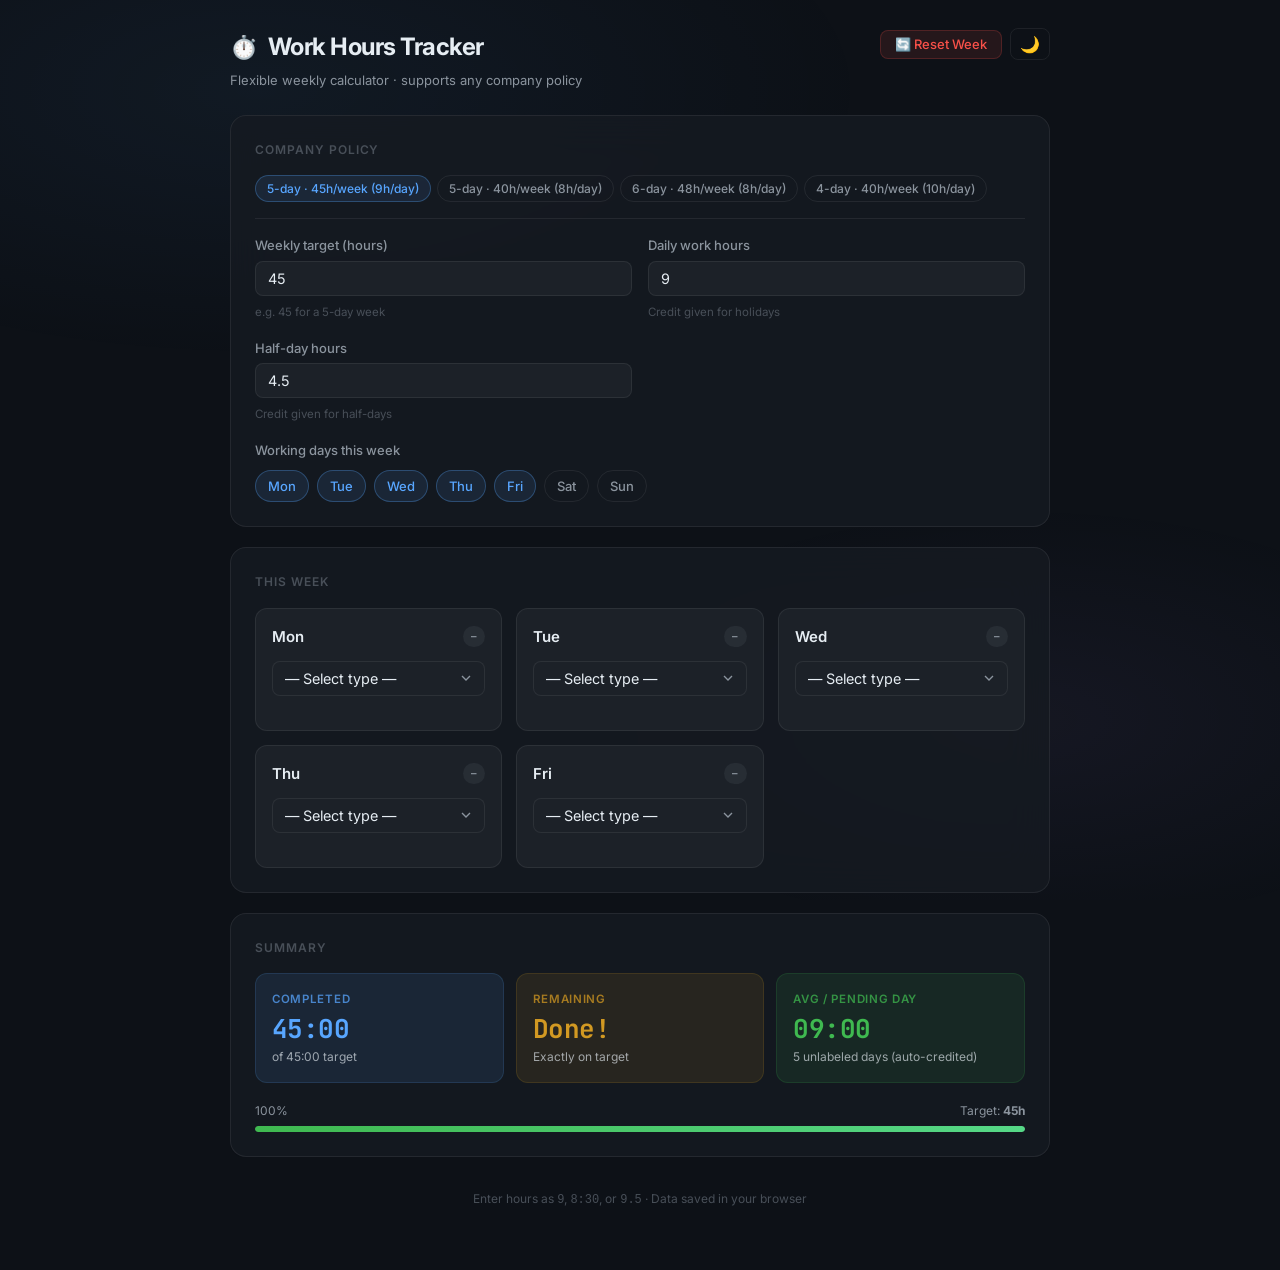
<file: index.html>
<!DOCTYPE html>
<html lang="en">
<head>
  <meta charset="utf-8" />
  <meta name="viewport" content="width=device-width, initial-scale=1" />
  <title>Work Hours Tracker — Flexible Weekly Calculator</title>
  <meta name="description" content="A configurable work-hours calculator that supports any company policy — track worked hours, holidays, half-days and get your exact logout time." />

  <!-- Preconnect for faster font load -->
  <link rel="preconnect" href="https://fonts.googleapis.com" />
  <link rel="preconnect" href="https://fonts.gstatic.com" crossorigin />

  <link rel="stylesheet" href="styles.css" />
</head>
<body>

  <div class="app-wrapper">

    <!-- ── Header ───────────────────────────────────────────── -->
    <header class="app-header">
      <div>
        <h1 class="app-title">
          <span class="app-title-icon">⏱️</span>
          Work Hours Tracker
        </h1>
        <p class="app-subtitle">Flexible weekly calculator · supports any company policy</p>
      </div>

      <div class="header-actions">
        <button id="btn-reset-week" class="btn btn-danger" title="Clear all week entries">
          🔄 Reset Week
        </button>
        <button id="btn-theme-toggle" class="btn btn-ghost btn-icon" title="Switch to light mode">
          🌙
        </button>
      </div>
    </header>

    <!-- ── Config Card ──────────────────────────────────────── -->
    <section class="card" aria-labelledby="config-title">
      <h2 class="section-title" id="config-title">Company Policy</h2>

      <!-- Preset chips -->
      <div id="preset-bar" class="preset-bar" role="group" aria-label="Policy presets"></div>

      <div class="divider"></div>

      <!-- Manual config -->
      <div class="config-panel">

        <div class="form-group">
          <label for="cfg-total-hours">Weekly target (hours)</label>
          <input id="cfg-total-hours" type="number" min="1" max="200" step="0.5"
                 aria-label="Total weekly target hours" />
          <span class="hint-text">e.g. 45 for a 5-day week</span>
        </div>

        <div class="form-group">
          <label for="cfg-daily-hours">Daily work hours</label>
          <input id="cfg-daily-hours" type="number" min="1" max="24" step="0.5"
                 aria-label="Daily work hours" />
          <span class="hint-text">Credit given for holidays</span>
        </div>

        <div class="form-group">
          <label for="cfg-half-day">Half-day hours</label>
          <input id="cfg-half-day" type="number" min="0.5" max="12" step="0.5"
                 aria-label="Half day credit hours" />
          <span class="hint-text">Credit given for half-days</span>
        </div>

        <div class="form-group config-row-full">
          <label>Working days this week</label>
          <div id="cfg-working-days" class="preset-bar" role="group" aria-label="Working days selection"
               style="gap: 8px; flex-wrap: wrap; margin-top: 4px;"></div>
          <style>
            .day-check-label {
              display: inline-flex;
              align-items: center;
              gap: 5px;
              font-size: 0.8125rem;
              font-weight: 500;
              color: var(--text-secondary);
              cursor: pointer;
              padding: 5px 12px;
              border: 1px solid var(--border-subtle);
              border-radius: 100px;
              transition: all var(--transition, 0.18s ease);
              user-select: none;
            }
            .day-check-label input[type="checkbox"] { display: none; }
            .day-check-label:has(input:checked) {
              background: var(--accent-blue-bg);
              color: var(--accent-blue);
              border-color: rgba(88,166,255,0.3);
            }
            .day-check-label:hover { background: var(--bg-hover); color: var(--text-primary); }
          </style>
        </div>

      </div>
    </section>

    <!-- ── Days Grid ─────────────────────────────────────────── -->
    <section class="card" aria-labelledby="days-title">
      <h2 class="section-title" id="days-title">This Week</h2>
      <div id="days-grid" class="days-grid"></div>
    </section>

    <!-- ── Summary ──────────────────────────────────────────── -->
    <section class="card" aria-labelledby="summary-title">
      <h2 class="section-title" id="summary-title">Summary</h2>

      <div class="summary-grid">

        <!-- Completed -->
        <div class="summary-card summary-card-blue">
          <div class="summary-label">Completed</div>
          <div id="stat-completed" class="summary-value">0h</div>
          <div id="stat-completed-sub" class="summary-sub">of 0h target</div>
        </div>

        <!-- Remaining -->
        <div class="summary-card summary-card-amber">
          <div class="summary-label">Remaining</div>
          <div id="stat-remaining" class="summary-value">—</div>
          <div id="stat-remaining-sub" class="summary-sub">still to go</div>
        </div>

        <!-- Required avg -->
        <div class="summary-card summary-card-green">
          <div class="summary-label">Avg / Pending Day</div>
          <div id="stat-avg" class="summary-value">—</div>
          <div id="stat-avg-sub" class="summary-sub">–</div>
        </div>

      </div>

      <!-- Progress bar -->
      <div class="progress-wrap">
        <div class="progress-labels">
          <span id="progress-pct">0%</span>
          <span>Target: <strong id="progress-target">—</strong></span>
        </div>
        <div class="progress-track">
          <div id="progress-fill" class="progress-fill" style="width: 0%;" role="progressbar"
               aria-valuemin="0" aria-valuemax="100" aria-valuenow="0"></div>
        </div>
      </div>

      <!-- Logout time banner (shown only when in-progress day exists) -->
      <div id="logout-banner" class="logout-banner" role="status" aria-live="polite">
        <div id="logout-icon" class="logout-banner-icon">🕐</div>
        <div class="logout-banner-text">
          <div id="logout-label" class="label">Logout Time</div>
          <div id="logout-time" class="logout-banner-time">—</div>
          <div id="logout-sub" class="logout-banner-sub">—</div>
        </div>
      </div>

    </section>

    <!-- ── Footer ────────────────────────────────────────────── -->
    <footer class="app-footer">
      Enter hours as <code>9</code>, <code>8:30</code>, or <code>9.5</code> · Data saved in your browser
    </footer>

  </div><!-- /app-wrapper -->

  <!-- ES Module entry point -->
  <script type="module">
    import { init } from "./ui.js";
    init();
  </script>

</body>
</html>
</file>
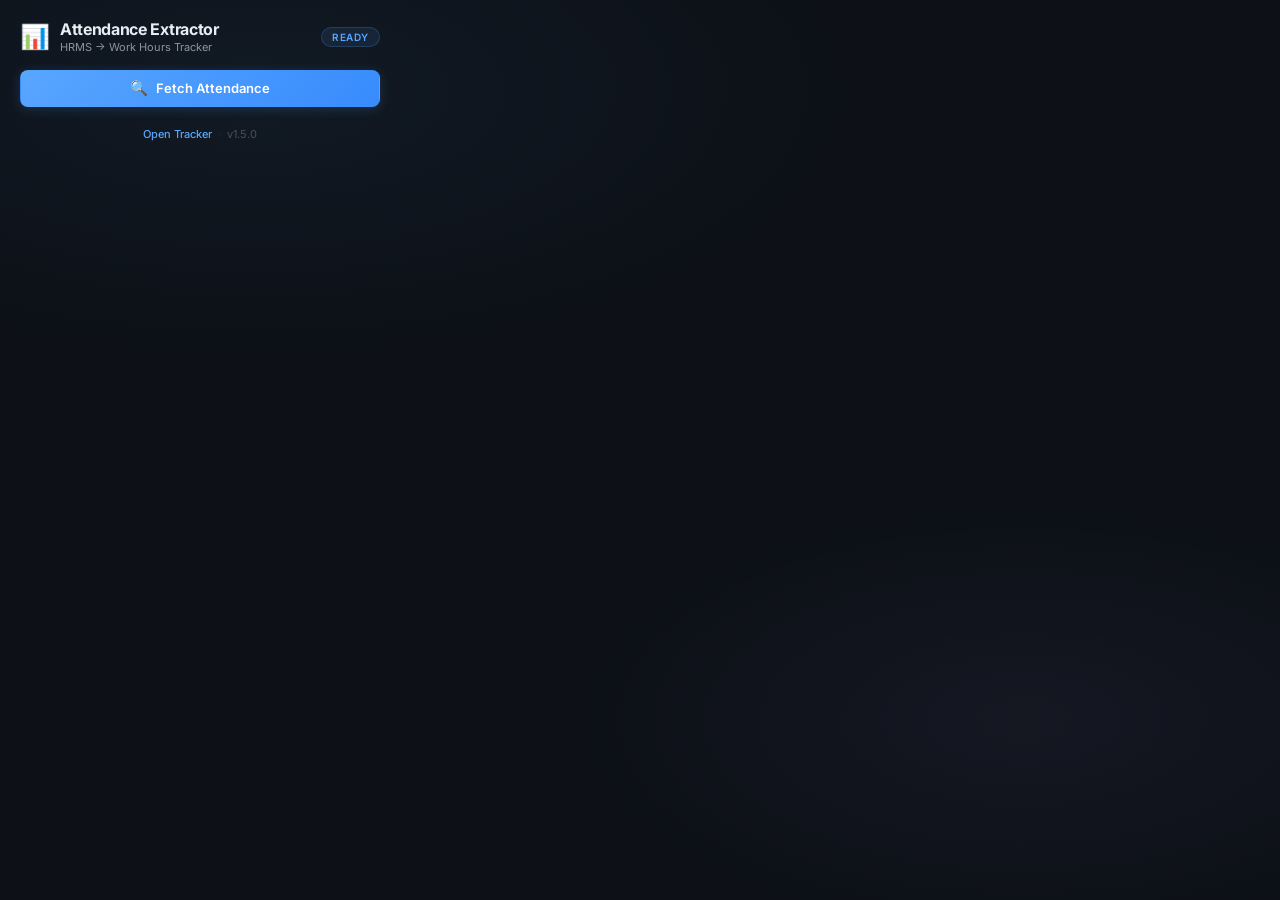
<file: attendance-extension/popup.html>
<!DOCTYPE html>
<html lang="en">
<head>
  <meta charset="utf-8" />
  <meta name="viewport" content="width=device-width, initial-scale=1" />
  <title>HRMS Attendance Extractor</title>
  <link rel="stylesheet" href="styles.css" />
</head>
<body>

  <div class="popup-wrapper">

    <!-- ── Header ───────────────────────────────────────────── -->
    <header class="popup-header">
      <div class="popup-title">
        <span class="popup-icon">📊</span>
        <div>
          <h1>Attendance Extractor</h1>
          <p class="popup-subtitle">HRMS → Work Hours Tracker</p>
        </div>
      </div>
      <div class="header-badge" id="status-badge">Ready</div>
    </header>

    <!-- ── Action Buttons ───────────────────────────────────── -->
    <div class="action-bar">
      <button id="btn-fetch" class="btn btn-primary btn-full">
        <span class="btn-icon-left">🔍</span>
        Fetch Attendance
      </button>
    </div>

    <!-- ── Status Message ───────────────────────────────────── -->
    <div id="status-area" class="status-area hidden">
      <div id="status-icon" class="status-icon">⏳</div>
      <div id="status-text" class="status-text">Extracting data...</div>
    </div>

    <!-- ── Month Boundary Notice ────────────────────────────── -->
    <div id="month-notice" class="month-notice hidden">
      <span class="month-notice-icon">📅</span>
      <span id="month-notice-text" class="month-notice-text"></span>
    </div>

    <!-- ── Data Preview ─────────────────────────────────────── -->
    <div id="preview-section" class="preview-section hidden">
      <div class="preview-header">
        <h2 class="section-label">Extracted Data</h2>
        <span id="week-indicator" class="week-indicator"></span>
      </div>

      <div id="days-preview" class="days-preview"></div>

      <!-- Missing days -->
      <div id="missing-days" class="missing-days hidden">
        <span class="missing-icon">⚠️</span>
        <span id="missing-text" class="missing-text"></span>
      </div>

      <!-- Meta info -->
      <div id="meta-info" class="meta-info hidden">
        <span id="meta-text" class="meta-text"></span>
      </div>
    </div>

    <!-- ── Weekly Summary ───────────────────────────────────── -->
    <div id="summary-section" class="summary-section hidden">
      <div class="section-label">Weekly Summary</div>

      <div class="summary-grid">
        <div class="summary-stat">
          <div class="summary-stat-label">Worked</div>
          <div id="summary-worked" class="summary-stat-value worked">00:00</div>
        </div>
        <div class="summary-stat">
          <div class="summary-stat-label">Required</div>
          <div id="summary-required" class="summary-stat-value required">00:00</div>
        </div>
        <div class="summary-stat">
          <div class="summary-stat-label">Remaining</div>
          <div id="summary-remaining" class="summary-stat-value remaining">00:00</div>
        </div>
        <div class="summary-stat">
          <div class="summary-stat-label">Days</div>
          <div id="summary-days" class="summary-stat-value days">0/0</div>
        </div>
      </div>

      <div class="summary-progress">
        <div class="summary-progress-labels">
          <span id="summary-pct" class="summary-pct">0%</span>
          <span class="summary-pct-target">Target</span>
        </div>
        <div class="summary-progress-track">
          <div id="summary-bar-fill" class="summary-bar-fill" style="width: 0%;"></div>
        </div>
      </div>
    </div>

    <!-- ── Today's Logout Time ──────────────────────────────── -->
    <div id="logout-section" class="logout-section hidden">
      <div class="logout-card">
        <div class="logout-card-header">
          <span class="logout-card-icon" id="logout-icon">🕐</span>
          <div class="logout-card-label" id="logout-label">Today's Logout</div>
        </div>
        <div class="logout-card-time" id="logout-time">--:--</div>
        <div class="logout-card-detail" id="logout-detail">
          <span class="logout-meta" id="logout-login-info">Login: --:--</span>
          <span class="logout-separator">·</span>
          <span class="logout-meta" id="logout-remaining-info">Remaining: --:--</span>
        </div>
      </div>
    </div>

    <!-- ── Pending Leave/ATR ──────────────────────────────────── -->
    <div id="pending-section" class="pending-section hidden">
      <div class="pending-header">
        <div class="section-label">⏳ Pending Leave/ATR</div>
        <span id="pending-count" class="pending-count"></span>
      </div>
      <div id="pending-list" class="pending-list"></div>
    </div>

    <!-- ── Month-End Analysis ─────────────────────────────────── -->
    <div id="month-analysis-section" class="month-analysis-section hidden">
      <div class="month-analysis-header">
        <div class="section-label">📊 Month-End Summary</div>
        <span id="month-analysis-label" class="month-analysis-label"></span>
      </div>
      <div id="month-weeks" class="month-weeks"></div>
    </div>

    <!-- ── Action Buttons (after data) ──────────────────────── -->
    <div id="post-actions" class="action-bar post-actions hidden">
      <button id="btn-send" class="btn btn-accent btn-full">
        <span class="btn-icon-left">🚀</span>
        Send to Tracker
      </button>
      <div class="action-row">
        <button id="btn-copy" class="btn btn-ghost btn-half">
          <span class="btn-icon-left">📋</span>
          Copy JSON
        </button>
        <button id="btn-clear" class="btn btn-ghost-danger btn-half">
          <span class="btn-icon-left">🗑️</span>
          Clear
        </button>
      </div>
    </div>

    <!-- ── Send Result ──────────────────────────────────────── -->
    <div id="send-result" class="send-result hidden">
      <div id="send-icon" class="send-icon">✅</div>
      <div id="send-text" class="send-text">Data sent successfully!</div>
    </div>

    <!-- ── Footer ───────────────────────────────────────────── -->
    <footer class="popup-footer">
      <a href="https://wht.crypticani.dev" target="_blank" rel="noopener">Open Tracker</a>
      <span class="footer-dot">·</span>
      <span>v1.5.0</span>
    </footer>

  </div>

  <script src="popup.js"></script>
</body>
</html>
</file>
<file: styles.css>
/* ============================================================
   styles.css — Work Hours Tracker
   Dark-mode glassmorphism design system
   ============================================================ */

/* ── Fonts ────────────────────────────────────────────────── */
@import url('https://fonts.googleapis.com/css2?family=Inter:wght@300;400;500;600;700&family=JetBrains+Mono:wght@400;500&display=swap');

/* ── Design Tokens ───────────────────────────────────────── */
:root {
  /* Colors */
  --bg-base:        #0d1117;
  --bg-surface:     #161b22;
  --bg-elevated:    #1c2128;
  --bg-hover:       #21262d;

  --border-subtle:  rgba(255,255,255,0.07);
  --border-active:  rgba(99,179,237,0.4);

  --text-primary:   #e6edf3;
  --text-secondary: #8b949e;
  --text-muted:     #484f58;

  /* Accent palette */
  --accent-blue:    #58a6ff;
  --accent-blue-bg: rgba(88,166,255,0.1);

  --accent-green:    #3fb950;
  --accent-green-bg: rgba(63,185,80,0.1);

  --accent-amber:    #d29922;
  --accent-amber-bg: rgba(210,153,34,0.1);

  --accent-purple:    #bc8cff;
  --accent-purple-bg: rgba(188,140,255,0.1);

  --accent-red:    #f85149;
  --accent-red-bg: rgba(248,81,73,0.1);

  --accent-teal:    #2dd4bf;
  --accent-teal-bg: rgba(45,212,191,0.1);

  --accent-gray-bg: rgba(139,148,158,0.1);

  /* Glass */
  --glass-bg:  rgba(22,27,34,0.85);
  --glass-blur: blur(20px);

  /* Spacing */
  --radius-sm: 8px;
  --radius-md: 12px;
  --radius-lg: 16px;
  --radius-xl: 20px;

  /* Transitions */
  --transition: 0.18s ease;
}

/* Light mode override */
body.light-mode {
  --bg-base:        #f0f4f8;
  --bg-surface:     #ffffff;
  --bg-elevated:    #f7f9fc;
  --bg-hover:       #eef2f7;

  --border-subtle:  rgba(0,0,0,0.08);
  --border-active:  rgba(37,99,235,0.4);

  --text-primary:   #1a202c;
  --text-secondary: #4a5568;
  --text-muted:     #a0aec0;

  --accent-blue:    #2563eb;
  --accent-blue-bg: rgba(37,99,235,0.08);

  --accent-green:    #16a34a;
  --accent-green-bg: rgba(22,163,74,0.08);

  --accent-amber:    #d97706;
  --accent-amber-bg: rgba(217,119,6,0.08);

  --accent-purple:    #7c3aed;
  --accent-purple-bg: rgba(124,58,237,0.08);

  --accent-red:    #dc2626;
  --accent-red-bg: rgba(220,38,38,0.08);

  --accent-teal:    #0d9488;
  --accent-teal-bg: rgba(13,148,136,0.08);

  --glass-bg: rgba(255,255,255,0.9);
}

/* ── Reset & Base ────────────────────────────────────────── */
*, *::before, *::after { box-sizing: border-box; margin: 0; padding: 0; }

html { font-size: 16px; scroll-behavior: smooth; }

body {
  font-family: 'Inter', system-ui, sans-serif;
  background-color: var(--bg-base);
  color: var(--text-primary);
  min-height: 100vh;
  line-height: 1.6;
  -webkit-font-smoothing: antialiased;
}

/* Subtle animated gradient background */
body::before {
  content: '';
  position: fixed;
  inset: 0;
  background:
    radial-gradient(ellipse 80% 50% at 20% 10%, rgba(88,166,255,0.06) 0%, transparent 60%),
    radial-gradient(ellipse 60% 40% at 80% 80%, rgba(188,140,255,0.05) 0%, transparent 60%);
  pointer-events: none;
  z-index: 0;
}

/* ── Layout ──────────────────────────────────────────────── */
.app-wrapper {
  position: relative;
  z-index: 1;
  max-width: 860px;
  margin: 0 auto;
  padding: 28px 20px 60px;
}

/* ── Glass Card ──────────────────────────────────────────── */
.card {
  background: var(--glass-bg);
  backdrop-filter: var(--glass-blur);
  -webkit-backdrop-filter: var(--glass-blur);
  border: 1px solid var(--border-subtle);
  border-radius: var(--radius-lg);
  padding: 24px;
  margin-bottom: 20px;
  transition: border-color var(--transition);
}
.card:hover { border-color: rgba(255,255,255,0.12); }

/* ── Header ──────────────────────────────────────────────── */
.app-header {
  display: flex;
  align-items: flex-start;
  justify-content: space-between;
  gap: 16px;
  margin-bottom: 24px;
  flex-wrap: wrap;
}

.app-title {
  font-size: 1.5rem;
  font-weight: 700;
  letter-spacing: -0.02em;
  color: var(--text-primary);
  display: flex;
  align-items: center;
  gap: 10px;
}

.app-title-icon {
  font-size: 1.4rem;
  line-height: 1;
}

.app-subtitle {
  font-size: 0.8125rem;
  color: var(--text-secondary);
  margin-top: 4px;
}

.header-actions {
  display: flex;
  gap: 8px;
  align-items: center;
}

/* ── Buttons ─────────────────────────────────────────────── */
.btn {
  display: inline-flex;
  align-items: center;
  gap: 6px;
  font-family: inherit;
  font-size: 0.8125rem;
  font-weight: 500;
  padding: 7px 14px;
  border-radius: var(--radius-sm);
  border: 1px solid transparent;
  cursor: pointer;
  transition: all var(--transition);
  white-space: nowrap;
  line-height: 1;
}

.btn-ghost {
  background: transparent;
  color: var(--text-secondary);
  border-color: var(--border-subtle);
}
.btn-ghost:hover {
  background: var(--bg-hover);
  color: var(--text-primary);
  border-color: rgba(255,255,255,0.12);
}

.btn-primary {
  background: var(--accent-blue);
  color: #fff;
  border-color: transparent;
}
.btn-primary:hover { opacity: 0.88; }

.btn-danger {
  background: var(--accent-red-bg);
  color: var(--accent-red);
  border-color: rgba(248,81,73,0.2);
}
.btn-danger:hover { background: rgba(248,81,73,0.18); }

.btn-icon {
  font-size: 1rem;
  padding: 7px 9px;
}

/* ── Section Titles ──────────────────────────────────────── */
.section-title {
  font-size: 0.75rem;
  font-weight: 600;
  text-transform: uppercase;
  letter-spacing: 0.08em;
  color: var(--text-muted);
  margin-bottom: 16px;
}

/* ── Config Panel ────────────────────────────────────────── */
.config-panel {
  display: grid;
  grid-template-columns: 1fr 1fr;
  gap: 16px;
  align-items: end;
}

@media (max-width: 600px) {
  .config-panel { grid-template-columns: 1fr; }
}

.config-row-full { grid-column: 1 / -1; }

.config-actions {
  display: flex;
  gap: 8px;
  justify-content: flex-end;
  flex-wrap: wrap;
}

/* Preset selector bar */
.preset-bar {
  display: flex;
  gap: 6px;
  flex-wrap: wrap;
}

.preset-chip {
  font-family: inherit;
  font-size: 0.75rem;
  font-weight: 500;
  padding: 5px 11px;
  border-radius: 100px;
  border: 1px solid var(--border-subtle);
  background: transparent;
  color: var(--text-secondary);
  cursor: pointer;
  transition: all var(--transition);
}
.preset-chip:hover {
  background: var(--bg-hover);
  color: var(--text-primary);
}
.preset-chip.active {
  background: var(--accent-blue-bg);
  color: var(--accent-blue);
  border-color: rgba(88,166,255,0.3);
}

/* ── Form Elements ───────────────────────────────────────── */
.form-group { display: flex; flex-direction: column; gap: 5px; }

label {
  font-size: 0.8125rem;
  font-weight: 500;
  color: var(--text-secondary);
}

input[type="number"],
input[type="text"],
input[type="time"],
select {
  font-family: inherit;
  font-size: 0.9rem;
  background: var(--bg-elevated);
  color: var(--text-primary);
  border: 1px solid var(--border-subtle);
  border-radius: var(--radius-sm);
  padding: 8px 12px;
  width: 100%;
  outline: none;
  transition: border-color var(--transition), box-shadow var(--transition);
  appearance: none;
  -webkit-appearance: none;
}

input[type="number"]:focus,
input[type="text"]:focus,
input[type="time"]:focus,
select:focus {
  border-color: var(--border-active);
  box-shadow: 0 0 0 3px rgba(88,166,255,0.12);
}

input::placeholder { color: var(--text-muted); }

select {
  background-image: url("data:image/svg+xml,%3Csvg xmlns='http://www.w3.org/2000/svg' width='16' height='16' viewBox='0 0 24 24' fill='none' stroke='%238b949e' stroke-width='2'%3E%3Cpath d='M6 9l6 6 6-6'/%3E%3C/svg%3E");
  background-repeat: no-repeat;
  background-position: right 10px center;
  padding-right: 36px;
  cursor: pointer;
}

/* Light mode overrides for selects */
body.light-mode select {
  background-image: url("data:image/svg+xml,%3Csvg xmlns='http://www.w3.org/2000/svg' width='16' height='16' viewBox='0 0 24 24' fill='none' stroke='%234a5568' stroke-width='2'%3E%3Cpath d='M6 9l6 6 6-6'/%3E%3C/svg%3E");
}

.hint-text {
  font-size: 0.72rem;
  color: var(--text-muted);
  margin-top: 2px;
}

/* ── Day Grid ────────────────────────────────────────────── */
.days-grid {
  display: grid;
  grid-template-columns: repeat(auto-fill, minmax(220px, 1fr));
  gap: 14px;
}

/* ── Day Card ────────────────────────────────────────────── */
.day-card {
  background: var(--bg-elevated);
  border: 1px solid var(--border-subtle);
  border-radius: var(--radius-md);
  padding: 16px;
  transition: border-color var(--transition), box-shadow var(--transition);
  position: relative;
  overflow: hidden;
}

.day-card::before {
  content: '';
  position: absolute;
  top: 0; left: 0; right: 0;
  height: 3px;
  background: var(--day-accent, transparent);
  transition: background var(--transition);
}

/* Status accent colors */
.day-card[data-type="worked"]      { --day-accent: var(--accent-green); }
.day-card[data-type="wfh"]         { --day-accent: var(--accent-teal);  }
.day-card[data-type="holiday"]     { --day-accent: var(--accent-blue);  }
.day-card[data-type="half-day"]    { --day-accent: var(--accent-amber); }
.day-card[data-type="in-progress"] { --day-accent: var(--accent-purple); }

.day-card:hover {
  border-color: rgba(255,255,255,0.12);
  box-shadow: 0 4px 24px rgba(0,0,0,0.2);
}

.day-card-header {
  display: flex;
  align-items: center;
  justify-content: space-between;
  margin-bottom: 12px;
}

.day-name {
  font-size: 0.9375rem;
  font-weight: 600;
  color: var(--text-primary);
}

.day-status-badge {
  font-size: 0.6875rem;
  font-weight: 600;
  padding: 2px 8px;
  border-radius: 100px;
  letter-spacing: 0.04em;
  text-transform: uppercase;
}

/* Badge variants */
.badge-worked    { background: var(--accent-green-bg);  color: var(--accent-green);  }
.badge-wfh       { background: var(--accent-teal-bg);   color: var(--accent-teal);   }
.badge-holiday   { background: var(--accent-blue-bg);   color: var(--accent-blue);   }
.badge-half-day  { background: var(--accent-amber-bg);  color: var(--accent-amber);  }
.badge-in-progress { background: var(--accent-purple-bg); color: var(--accent-purple); }
.badge-empty     { background: var(--accent-gray-bg);   color: var(--text-secondary); }

/* Type select inside card */
.day-type-select {
  margin-bottom: 10px;
}

/* Conditional input area */
.day-extra {
  display: flex;
  flex-direction: column;
  gap: 6px;
  animation: fadeIn 0.15s ease;
}

@keyframes fadeIn {
  from { opacity: 0; transform: translateY(-4px); }
  to   { opacity: 1; transform: translateY(0); }
}

/* Mono font for time inputs */
.time-input {
  font-family: 'JetBrains Mono', monospace;
  font-size: 0.875rem;
  letter-spacing: 0.04em;
}

/* Warning inline */
.day-warning {
  font-size: 0.72rem;
  color: var(--accent-amber);
  margin-top: 4px;
  display: flex;
  align-items: center;
  gap: 4px;
}

/* Credit display */
.day-credit {
  font-size: 0.75rem;
  color: var(--text-secondary);
  margin-top: 8px;
  font-family: 'JetBrains Mono', monospace;
}

/* ── Summary Panel ───────────────────────────────────────── */
.summary-grid {
  display: grid;
  grid-template-columns: repeat(auto-fit, minmax(160px, 1fr));
  gap: 12px;
}

.summary-card {
  padding: 16px;
  border-radius: var(--radius-md);
  border: 1px solid transparent;
  transition: all var(--transition);
}

.summary-card-blue   { background: var(--accent-blue-bg);   border-color: rgba(88,166,255,0.15);  }
.summary-card-green  { background: var(--accent-green-bg);  border-color: rgba(63,185,80,0.15);   }
.summary-card-amber  { background: var(--accent-amber-bg);  border-color: rgba(210,153,34,0.15);  }
.summary-card-purple { background: var(--accent-purple-bg); border-color: rgba(188,140,255,0.15); }
.summary-card-red    { background: var(--accent-red-bg);    border-color: rgba(248,81,73,0.15);   }

.summary-label {
  font-size: 0.71875rem;
  font-weight: 600;
  text-transform: uppercase;
  letter-spacing: 0.06em;
  opacity: 0.75;
  margin-bottom: 6px;
}

.summary-card-blue   .summary-label { color: var(--accent-blue);   }
.summary-card-green  .summary-label { color: var(--accent-green);  }
.summary-card-amber  .summary-label { color: var(--accent-amber);  }
.summary-card-purple .summary-label { color: var(--accent-purple); }
.summary-card-red    .summary-label { color: var(--accent-red);    }

.summary-value {
  font-size: 1.625rem;
  font-weight: 700;
  font-family: 'JetBrains Mono', monospace;
  letter-spacing: -0.02em;
  line-height: 1.15;
}

.summary-card-blue   .summary-value { color: var(--accent-blue);   }
.summary-card-green  .summary-value { color: var(--accent-green);  }
.summary-card-amber  .summary-value { color: var(--accent-amber);  }
.summary-card-purple .summary-value { color: var(--accent-purple); }
.summary-card-red    .summary-value { color: var(--accent-red);    }

.summary-sub {
  font-size: 0.75rem;
  margin-top: 3px;
  opacity: 0.65;
}

/* ── Logout Time Banner ──────────────────────────────────── */
.logout-banner {
  display: none;
  align-items: center;
  gap: 14px;
  padding: 16px 20px;
  border-radius: var(--radius-md);
  background: linear-gradient(135deg, rgba(188,140,255,0.12), rgba(88,166,255,0.08));
  border: 1px solid rgba(188,140,255,0.25);
  margin-top: 16px;
  animation: fadeIn 0.2s ease;
}

.logout-banner.visible { display: flex; }

.logout-banner-icon { font-size: 1.5rem; }

.logout-banner-text .label {
  font-size: 0.75rem;
  font-weight: 600;
  text-transform: uppercase;
  letter-spacing: 0.06em;
  color: var(--accent-purple);
  margin-bottom: 2px;
}

.logout-banner-time {
  font-size: 1.75rem;
  font-weight: 700;
  font-family: 'JetBrains Mono', monospace;
  color: var(--text-primary);
  letter-spacing: 0.04em;
}

.logout-banner-sub {
  font-size: 0.78125rem;
  color: var(--text-secondary);
  margin-top: 2px;
}

/* Already-done variant */
.logout-banner.done {
  background: linear-gradient(135deg, rgba(63,185,80,0.1), rgba(63,185,80,0.05));
  border-color: rgba(63,185,80,0.25);
}
.logout-banner.done .label { color: var(--accent-green); }
.logout-banner.done .logout-banner-time { color: var(--accent-green); font-size: 1.125rem; }

/* ── Progress Bar ────────────────────────────────────────── */
.progress-wrap {
  margin-top: 18px;
}

.progress-labels {
  display: flex;
  justify-content: space-between;
  font-size: 0.75rem;
  color: var(--text-secondary);
  margin-bottom: 6px;
}

.progress-track {
  height: 6px;
  border-radius: 100px;
  background: var(--bg-hover);
  overflow: hidden;
}

.progress-fill {
  height: 100%;
  border-radius: 100px;
  background: linear-gradient(90deg, var(--accent-blue), var(--accent-purple));
  transition: width 0.4s cubic-bezier(0.34, 1.56, 0.64, 1);
  min-width: 4px;
}

.progress-fill.complete {
  background: linear-gradient(90deg, var(--accent-green), #56d887);
}

/* ── Tooltip / Info ──────────────────────────────────────── */
.info-text {
  font-size: 0.78125rem;
  color: var(--text-secondary);
  padding: 10px 14px;
  border-radius: var(--radius-sm);
  background: var(--bg-elevated);
  border: 1px solid var(--border-subtle);
  margin-top: 12px;
}

/* ── Footer ──────────────────────────────────────────────── */
.app-footer {
  text-align: center;
  font-size: 0.75rem;
  color: var(--text-muted);
  margin-top: 32px;
}

/* ── Extension Install Banner ────────────────────────────── */
.ext-banner {
  margin-bottom: 20px;
  border-radius: var(--radius-lg);
  border: 1px solid rgba(188,140,255,0.2);
  background: linear-gradient(135deg, rgba(188,140,255,0.08), rgba(88,166,255,0.06));
  backdrop-filter: var(--glass-blur);
  -webkit-backdrop-filter: var(--glass-blur);
  overflow: hidden;
  opacity: 0;
  transform: translateY(-12px);
  max-height: 0;
  transition: opacity 0.4s ease, transform 0.4s ease, max-height 0.4s ease, margin 0.4s ease, padding 0.4s ease;
}

.ext-banner.visible {
  opacity: 1;
  transform: translateY(0);
  max-height: 200px;
}

.ext-banner.dismissing {
  opacity: 0;
  transform: translateY(-12px);
  max-height: 0;
  margin-bottom: 0;
}

.ext-banner-content {
  display: flex;
  align-items: center;
  gap: 14px;
  padding: 14px 18px;
}

.ext-banner-icon {
  font-size: 1.5rem;
  line-height: 1;
  flex-shrink: 0;
}

.ext-banner-text {
  flex: 1;
  min-width: 0;
}

.ext-banner-title {
  display: block;
  font-size: 0.875rem;
  font-weight: 600;
  color: var(--text-primary);
  line-height: 1.3;
}

.ext-banner-desc {
  display: block;
  font-size: 0.75rem;
  color: var(--text-secondary);
  margin-top: 2px;
  line-height: 1.4;
}

.ext-banner-actions {
  display: flex;
  align-items: center;
  gap: 8px;
  flex-shrink: 0;
}

.btn-ext-install {
  background: linear-gradient(135deg, var(--accent-purple), #9b6dff);
  color: #fff;
  font-size: 0.78125rem;
  font-weight: 600;
  padding: 7px 16px;
  border-radius: var(--radius-sm);
  border: none;
  text-decoration: none;
  white-space: nowrap;
  transition: all var(--transition);
  box-shadow: 0 2px 10px rgba(188,140,255,0.2);
  cursor: pointer;
}

.btn-ext-install:hover {
  box-shadow: 0 4px 18px rgba(188,140,255,0.35);
  opacity: 0.92;
}

.btn-ext-dismiss {
  background: transparent;
  border: 1px solid var(--border-subtle);
  color: var(--text-muted);
  font-size: 0.875rem;
  width: 28px;
  height: 28px;
  display: flex;
  align-items: center;
  justify-content: center;
  border-radius: 50%;
  cursor: pointer;
  transition: all var(--transition);
  padding: 0;
  line-height: 1;
}

.btn-ext-dismiss:hover {
  background: var(--bg-hover);
  color: var(--text-primary);
  border-color: rgba(255,255,255,0.15);
}

/* ── Extension Connected Badge ──────────────────────────── */
.ext-badge {
  display: inline-flex;
  align-items: center;
  gap: 6px;
  padding: 5px 12px;
  border-radius: 100px;
  background: var(--accent-green-bg);
  border: 1px solid rgba(63,185,80,0.2);
  font-size: 0.71875rem;
  font-weight: 500;
  color: var(--accent-green);
  opacity: 0;
  transform: scale(0.9);
  transition: opacity 0.3s ease, transform 0.3s ease;
  white-space: nowrap;
  cursor: default;
}

.ext-badge.visible {
  opacity: 1;
  transform: scale(1);
}

.ext-badge-dot {
  width: 6px;
  height: 6px;
  border-radius: 50%;
  background: var(--accent-green);
  animation: ext-pulse 2s ease-in-out infinite;
  flex-shrink: 0;
}

@keyframes ext-pulse {
  0%, 100% { opacity: 1; box-shadow: 0 0 0 0 rgba(63,185,80,0.4); }
  50%      { opacity: 0.7; box-shadow: 0 0 0 4px rgba(63,185,80,0); }
}

.ext-badge-text {
  letter-spacing: 0.02em;
}

/* ── Divider ─────────────────────────────────────────────── */
.divider {
  height: 1px;
  background: var(--border-subtle);
  margin: 16px 0;
}

/* ── Responsive tweaks ───────────────────────────────────── */
@media (max-width: 480px) {
  .app-header { flex-direction: column; }
  .summary-value { font-size: 1.375rem; }
  .logout-banner-time { font-size: 1.375rem; }

  .ext-banner-content {
    flex-wrap: wrap;
    gap: 10px;
  }

  .ext-banner-actions {
    width: 100%;
    justify-content: flex-end;
  }

  .ext-badge { font-size: 0.625rem; padding: 4px 10px; }
}
</file>
<file: attendance-extension/styles.css>
/* ============================================================
   styles.css — Attendance Extension Popup
   Dark glassmorphism matching the Work Hours Tracker aesthetic
   ============================================================ */

@import url('https://fonts.googleapis.com/css2?family=Inter:wght@300;400;500;600;700&family=JetBrains+Mono:wght@400;500&display=swap');

:root {
  --bg-base: #0d1117; --bg-surface: #161b22; --bg-elevated: #1c2128; --bg-hover: #21262d;
  --border-subtle: rgba(255,255,255,0.07); --border-active: rgba(99,179,237,0.4);
  --text-primary: #e6edf3; --text-secondary: #8b949e; --text-muted: #484f58;
  --accent-blue: #58a6ff; --accent-blue-bg: rgba(88,166,255,0.1);
  --accent-green: #3fb950; --accent-green-bg: rgba(63,185,80,0.1);
  --accent-amber: #d29922; --accent-amber-bg: rgba(210,153,34,0.1);
  --accent-purple: #bc8cff; --accent-purple-bg: rgba(188,140,255,0.1);
  --accent-red: #f85149; --accent-red-bg: rgba(248,81,73,0.1);
  --accent-teal: #2dd4bf; --accent-teal-bg: rgba(45,212,191,0.1);
  --radius-sm: 8px; --radius-md: 12px; --radius-lg: 16px;
  --transition: 0.18s ease;
}

*, *::before, *::after { box-sizing: border-box; margin: 0; padding: 0; }

body {
  font-family: 'Inter', system-ui, sans-serif;
  background: var(--bg-base); color: var(--text-primary);
  width: 400px; min-height: 200px; overflow-x: hidden;
  -webkit-font-smoothing: antialiased;
}

body::before {
  content: ''; position: fixed; inset: 0; pointer-events: none; z-index: 0;
  background: radial-gradient(ellipse 80% 50% at 20% 10%, rgba(88,166,255,0.06) 0%, transparent 60%),
              radial-gradient(ellipse 60% 40% at 80% 80%, rgba(188,140,255,0.05) 0%, transparent 60%);
}

.popup-wrapper { position: relative; z-index: 1; padding: 20px; display: flex; flex-direction: column; gap: 16px; }

/* ── Header ───────────────────────────────────────────────── */
.popup-header { display: flex; align-items: center; justify-content: space-between; gap: 12px; }
.popup-title { display: flex; align-items: center; gap: 10px; }
.popup-icon { font-size: 1.5rem; line-height: 1; }
.popup-title h1 { font-size: 1rem; font-weight: 700; letter-spacing: -0.02em; line-height: 1.2; }
.popup-subtitle { font-size: 0.6875rem; color: var(--text-secondary); margin-top: 1px; }

.header-badge {
  font-size: 0.625rem; font-weight: 600; text-transform: uppercase; letter-spacing: 0.06em;
  padding: 3px 10px; border-radius: 100px; white-space: nowrap; transition: all var(--transition);
  background: var(--accent-blue-bg); color: var(--accent-blue); border: 1px solid rgba(88,166,255,0.2);
}
.header-badge.success { background: var(--accent-green-bg); color: var(--accent-green); border-color: rgba(63,185,80,0.2); }
.header-badge.error { background: var(--accent-red-bg); color: var(--accent-red); border-color: rgba(248,81,73,0.2); }
.header-badge.loading { background: var(--accent-amber-bg); color: var(--accent-amber); border-color: rgba(210,153,34,0.2); }

/* ── Buttons ──────────────────────────────────────────────── */
.btn {
  display: inline-flex; align-items: center; justify-content: center; gap: 8px;
  font-family: inherit; font-size: 0.8125rem; font-weight: 600; padding: 10px 16px;
  border-radius: var(--radius-sm); border: 1px solid transparent; cursor: pointer;
  transition: all var(--transition); white-space: nowrap; line-height: 1; outline: none;
}
.btn:active { transform: scale(0.97); }
.btn-icon-left { font-size: 0.9rem; line-height: 1; }
.btn-full { width: 100%; }
.btn-half { flex: 1; }

.btn-primary {
  background: linear-gradient(135deg, #58a6ff, #388bfd); color: #fff;
  box-shadow: 0 2px 12px rgba(88,166,255,0.2);
}
.btn-primary:hover { background: linear-gradient(135deg, #6cb3ff, #58a6ff); box-shadow: 0 4px 20px rgba(88,166,255,0.3); }
.btn-primary:disabled { opacity: 0.4; cursor: not-allowed; box-shadow: none; }

.btn-accent {
  background: linear-gradient(135deg, #3fb950, #2ea043); color: #fff;
  box-shadow: 0 2px 12px rgba(63,185,80,0.2);
}
.btn-accent:hover { background: linear-gradient(135deg, #56d364, #3fb950); box-shadow: 0 4px 20px rgba(63,185,80,0.3); }
.btn-accent:disabled { opacity: 0.4; cursor: not-allowed; box-shadow: none; }

.btn-ghost { background: transparent; color: var(--text-secondary); border-color: var(--border-subtle); }
.btn-ghost:hover { background: var(--bg-hover); color: var(--text-primary); border-color: rgba(255,255,255,0.12); }
.btn-ghost-danger { background: transparent; color: var(--text-secondary); border-color: var(--border-subtle); }
.btn-ghost-danger:hover { background: var(--accent-red-bg); color: var(--accent-red); border-color: rgba(248,81,73,0.2); }

/* ── Layout ───────────────────────────────────────────────── */
.action-bar { display: flex; flex-direction: column; gap: 8px; }
.action-row { display: flex; gap: 8px; }
.post-actions { padding-top: 4px; }

/* ── Status ───────────────────────────────────────────────── */
.status-area {
  display: flex; align-items: center; gap: 10px; padding: 12px 14px;
  border-radius: var(--radius-md); background: var(--bg-elevated); border: 1px solid var(--border-subtle);
  animation: fadeSlideIn 0.2s ease;
}
.status-area.error { background: var(--accent-red-bg); border-color: rgba(248,81,73,0.2); }
.status-area.error .status-text { color: var(--accent-red); }
.status-icon { font-size: 1.1rem; flex-shrink: 0; }
.status-text { font-size: 0.78125rem; color: var(--text-secondary); line-height: 1.4; word-break: break-word; }

/* ── Month Boundary Notice ────────────────────────────────── */
.month-notice {
  display: flex; align-items: flex-start; gap: 8px; padding: 10px 14px;
  border-radius: var(--radius-md);
  background: linear-gradient(135deg, var(--accent-purple-bg), rgba(88,166,255,0.06));
  border: 1px solid rgba(188,140,255,0.2);
  animation: fadeSlideIn 0.25s ease;
}

.month-notice-icon { font-size: 1rem; flex-shrink: 0; line-height: 1.4; }

.month-notice-text {
  font-size: 0.71875rem; font-weight: 500; color: var(--accent-purple);
  line-height: 1.5;
}

/* ── Preview ──────────────────────────────────────────────── */
.preview-section { animation: fadeSlideIn 0.25s ease; }
.preview-header { display: flex; align-items: center; justify-content: space-between; margin-bottom: 10px; }
.section-label { font-size: 0.6875rem; font-weight: 600; text-transform: uppercase; letter-spacing: 0.08em; color: var(--text-muted); }
.week-indicator { font-size: 0.625rem; font-weight: 500; color: var(--accent-purple); background: var(--accent-purple-bg); padding: 2px 8px; border-radius: 100px; }

/* ── Days Grid (date-keyed) ───────────────────────────────── */
.days-preview { display: flex; flex-direction: column; gap: 4px; }

.day-row {
  display: flex; align-items: center; justify-content: space-between; padding: 8px 12px;
  border-radius: var(--radius-sm); background: var(--bg-elevated); border: 1px solid var(--border-subtle);
  transition: all var(--transition); animation: fadeSlideIn 0.2s ease; animation-fill-mode: both;
}
.day-row:hover { border-color: rgba(255,255,255,0.1); background: var(--bg-hover); }
.day-row.missing { opacity: 0.4; border-style: dashed; }

.day-label-wrap { display: flex; align-items: center; gap: 8px; min-width: 0; }

.day-label { font-size: 0.8125rem; font-weight: 600; min-width: 30px; flex-shrink: 0; }

.day-date-tag {
  font-size: 0.625rem; color: var(--text-muted); font-weight: 400;
  background: rgba(255,255,255,0.04); padding: 1px 6px; border-radius: 4px;
  white-space: nowrap; overflow: hidden; text-overflow: ellipsis;
}

.day-value {
  font-family: 'JetBrains Mono', monospace; font-size: 0.875rem; font-weight: 500;
  color: var(--accent-green); letter-spacing: 0.04em; flex-shrink: 0;
}
.day-value.empty { color: var(--text-muted); font-style: italic; font-family: inherit; font-size: 0.75rem; }

.day-row:nth-child(1) { animation-delay: 0.02s; }
.day-row:nth-child(2) { animation-delay: 0.04s; }
.day-row:nth-child(3) { animation-delay: 0.06s; }
.day-row:nth-child(4) { animation-delay: 0.08s; }
.day-row:nth-child(5) { animation-delay: 0.10s; }

/* ── Weekly Summary Section ───────────────────────────────── */
.summary-section {
  animation: fadeSlideIn 0.3s ease;
  padding: 16px;
  border-radius: var(--radius-md);
  background: var(--bg-elevated);
  border: 1px solid var(--border-subtle);
}

.summary-section .section-label { margin-bottom: 12px; }

.summary-grid {
  display: grid;
  grid-template-columns: repeat(4, 1fr);
  gap: 8px;
  margin-bottom: 12px;
}

.summary-stat {
  text-align: center;
  padding: 8px 4px;
  border-radius: var(--radius-sm);
  background: rgba(255,255,255,0.02);
  border: 1px solid var(--border-subtle);
}

.summary-stat-label {
  font-size: 0.5625rem;
  font-weight: 600;
  text-transform: uppercase;
  letter-spacing: 0.08em;
  color: var(--text-muted);
  margin-bottom: 4px;
}

.summary-stat-value {
  font-family: 'JetBrains Mono', monospace;
  font-size: 0.9375rem;
  font-weight: 700;
  letter-spacing: -0.01em;
}

.summary-stat-value.worked { color: var(--accent-blue); }
.summary-stat-value.required { color: var(--text-secondary); }
.summary-stat-value.remaining { color: var(--accent-amber); }
.summary-stat-value.remaining.surplus { color: var(--accent-green); }
.summary-stat-value.remaining.deficit { color: var(--accent-red); }
.summary-stat-value.days { color: var(--accent-purple); }

/* ── Summary Progress Bar ─────────────────────────────────── */
.summary-progress { margin-top: 4px; }

.summary-progress-labels {
  display: flex; justify-content: space-between;
  font-size: 0.625rem; color: var(--text-muted);
  margin-bottom: 4px;
}

.summary-pct { font-weight: 600; font-family: 'JetBrains Mono', monospace; }
.summary-pct-target { font-weight: 500; }

.summary-progress-track {
  height: 5px;
  border-radius: 100px;
  background: var(--bg-hover);
  overflow: hidden;
}

.summary-bar-fill {
  height: 100%;
  border-radius: 100px;
  background: linear-gradient(90deg, var(--accent-blue), var(--accent-purple));
  transition: width 0.5s cubic-bezier(0.34, 1.56, 0.64, 1);
  min-width: 3px;
}

.summary-bar-fill.complete {
  background: linear-gradient(90deg, var(--accent-green), #56d887);
}

/* ── Missing Days ─────────────────────────────────────────── */
.missing-days {
  display: flex; align-items: center; gap: 8px; padding: 8px 12px;
  border-radius: var(--radius-sm); background: var(--accent-amber-bg);
  border: 1px solid rgba(210,153,34,0.15); margin-top: 8px; animation: fadeSlideIn 0.2s ease;
}
.missing-text { font-size: 0.72rem; color: var(--accent-amber); font-weight: 500; }

/* ── Meta ─────────────────────────────────────────────────── */
.meta-info { margin-top: 6px; padding: 6px 12px; border-radius: var(--radius-sm); background: var(--bg-elevated); border: 1px solid var(--border-subtle); }
.meta-text { font-size: 0.6875rem; color: var(--text-muted); font-family: 'JetBrains Mono', monospace; }

/* ── Logout Time Card ─────────────────────────────────────── */
.logout-section {
  animation: fadeSlideIn 0.3s ease;
}

.logout-card {
  padding: 16px;
  border-radius: var(--radius-md);
  background: linear-gradient(135deg, rgba(45,212,191,0.06), rgba(88,166,255,0.04));
  border: 1px solid rgba(45,212,191,0.2);
  text-align: center;
  position: relative;
  overflow: hidden;
}

.logout-card::before {
  content: '';
  position: absolute;
  top: 0; left: 0; right: 0;
  height: 2px;
  background: linear-gradient(90deg, var(--accent-teal), var(--accent-blue));
  opacity: 0.6;
}

.logout-section.done .logout-card {
  background: linear-gradient(135deg, rgba(63,185,80,0.06), rgba(45,212,191,0.04));
  border-color: rgba(63,185,80,0.2);
}

.logout-section.done .logout-card::before {
  background: linear-gradient(90deg, var(--accent-green), var(--accent-teal));
}

.logout-card-header {
  display: flex;
  align-items: center;
  justify-content: center;
  gap: 6px;
  margin-bottom: 6px;
}

.logout-card-icon { font-size: 1.1rem; line-height: 1; }

.logout-card-label {
  font-size: 0.6875rem;
  font-weight: 600;
  text-transform: uppercase;
  letter-spacing: 0.08em;
  color: var(--text-muted);
}

.logout-card-time {
  font-family: 'JetBrains Mono', monospace;
  font-size: 1.75rem;
  font-weight: 700;
  color: var(--accent-teal);
  letter-spacing: -0.02em;
  line-height: 1.2;
  margin-bottom: 8px;
}

.logout-section.done .logout-card-time {
  color: var(--accent-green);
  font-size: 1.25rem;
}

.logout-card-detail {
  display: flex;
  align-items: center;
  justify-content: center;
  gap: 8px;
}

.logout-meta {
  font-size: 0.6875rem;
  color: var(--text-secondary);
  font-family: 'JetBrains Mono', monospace;
}

.logout-separator {
  color: var(--text-muted);
  font-size: 0.625rem;
  opacity: 0.5;
}

/* ── Send Result ──────────────────────────────────────────── */
.send-result {
  display: flex; align-items: center; gap: 10px; padding: 12px 14px;
  border-radius: var(--radius-md); background: var(--accent-green-bg);
  border: 1px solid rgba(63,185,80,0.2); animation: fadeSlideIn 0.2s ease;
}
.send-result.error { background: var(--accent-red-bg); border-color: rgba(248,81,73,0.2); }
.send-icon { font-size: 1.1rem; }
.send-text { font-size: 0.78125rem; color: var(--accent-green); font-weight: 500; line-height: 1.4; }
.send-result.error .send-text { color: var(--accent-red); }

/* ── Footer ───────────────────────────────────────────────── */
.popup-footer { display: flex; align-items: center; justify-content: center; gap: 6px; font-size: 0.6875rem; color: var(--text-muted); padding-top: 4px; }
.popup-footer a { color: var(--accent-blue); text-decoration: none; font-weight: 500; transition: opacity var(--transition); }
.popup-footer a:hover { opacity: 0.8; }
.footer-dot { opacity: 0.4; }

/* ── Utility ──────────────────────────────────────────────── */
.hidden { display: none !important; }

@keyframes fadeSlideIn { from { opacity: 0; transform: translateY(-6px); } to { opacity: 1; transform: translateY(0); } }
@keyframes pulse { 0%, 100% { opacity: 1; } 50% { opacity: 0.5; } }
.loading { animation: pulse 1.5s ease-in-out infinite; }

::-webkit-scrollbar { width: 6px; }
::-webkit-scrollbar-track { background: transparent; }
::-webkit-scrollbar-thumb { background: var(--border-subtle); border-radius: 100px; }
.btn.copied { background: var(--accent-green-bg) !important; color: var(--accent-green) !important; border-color: rgba(63,185,80,0.2) !important; }

/* ── Day Status Badges ───────────────────────────────────── */
.day-status-badge {
  font-size: 0.6rem; line-height: 1; margin-left: 4px;
  padding: 1px 4px; border-radius: 4px; flex-shrink: 0;
}
.badge-worked { }
.badge-wfh { }
.badge-leave { }
.badge-atr { }
.badge-pending { }

.day-value.leave { color: var(--accent-purple); font-size: 0.75rem; }
.day-value.atr { color: var(--accent-teal); font-size: 0.75rem; }
.day-value.pending { color: var(--accent-amber); font-style: italic; font-family: inherit; font-size: 0.75rem; }
.day-row.pending-row { border-style: dashed; border-color: rgba(210,153,34,0.25); }

/* ── Pending Leave/ATR Section ───────────────────────────── */
.pending-section {
  animation: fadeSlideIn 0.3s ease;
  padding: 14px;
  border-radius: var(--radius-md);
  background: linear-gradient(135deg, var(--accent-amber-bg), rgba(210,153,34,0.03));
  border: 1px dashed rgba(210,153,34,0.3);
}

.pending-header {
  display: flex; align-items: center; justify-content: space-between;
  margin-bottom: 10px;
}

.pending-count {
  font-size: 0.625rem; font-weight: 600; color: var(--accent-amber);
  background: rgba(210,153,34,0.12); padding: 2px 8px; border-radius: 100px;
}

.pending-list { display: flex; flex-direction: column; gap: 6px; }

.pending-item {
  display: flex; align-items: center; gap: 8px;
  padding: 8px 10px; border-radius: var(--radius-sm);
  background: rgba(255,255,255,0.02); border: 1px solid var(--border-subtle);
}

.pending-icon { font-size: 0.9rem; flex-shrink: 0; }

.pending-info { display: flex; flex-direction: column; flex: 1; min-width: 0; }
.pending-day { font-size: 0.8125rem; font-weight: 600; }
.pending-date { font-size: 0.625rem; color: var(--text-muted); }

.pending-action {
  font-size: 0.5625rem; font-weight: 600; text-transform: uppercase;
  letter-spacing: 0.06em; color: var(--accent-amber);
  background: rgba(210,153,34,0.1); padding: 2px 8px; border-radius: 100px;
  white-space: nowrap;
}

/* ── Month-End Analysis Section ──────────────────────────── */
.month-analysis-section { animation: fadeSlideIn 0.3s ease; }

.month-analysis-header {
  display: flex; align-items: center; justify-content: space-between;
  margin-bottom: 12px;
}

.month-analysis-label {
  font-size: 0.625rem; font-weight: 600; color: var(--accent-purple);
  background: var(--accent-purple-bg); padding: 2px 8px; border-radius: 100px;
}

.month-weeks { display: flex; flex-direction: column; gap: 10px; }

/* ── Week Cards ──────────────────────────────────────────── */
.week-card {
  padding: 14px; border-radius: var(--radius-md);
  background: var(--bg-elevated); border: 1px solid var(--border-subtle);
  animation: fadeSlideIn 0.25s ease; animation-fill-mode: both;
  position: relative; overflow: hidden;
}

.week-card::before {
  content: ''; position: absolute; top: 0; left: 0; right: 0; height: 2px; opacity: 0.6;
}

.week-card.complete::before {
  background: linear-gradient(90deg, var(--accent-green), var(--accent-teal));
}

.week-card.short::before {
  background: linear-gradient(90deg, var(--accent-amber), var(--accent-red));
}

.week-card:nth-child(1) { animation-delay: 0.02s; }
.week-card:nth-child(2) { animation-delay: 0.06s; }
.week-card:nth-child(3) { animation-delay: 0.10s; }
.week-card:nth-child(4) { animation-delay: 0.14s; }
.week-card:nth-child(5) { animation-delay: 0.18s; }

.week-card-header {
  display: flex; align-items: center; justify-content: space-between;
  margin-bottom: 10px;
}

.week-card-title {
  font-size: 0.8125rem; font-weight: 700; display: flex; align-items: center; gap: 8px;
}

.week-date-range {
  font-size: 0.5625rem; font-weight: 400; color: var(--text-muted);
  background: rgba(255,255,255,0.04); padding: 1px 6px; border-radius: 4px;
}

.week-status {
  font-size: 0.625rem; font-weight: 600; padding: 3px 10px;
  border-radius: 100px; white-space: nowrap;
}

.week-status.complete {
  background: var(--accent-green-bg); color: var(--accent-green);
  border: 1px solid rgba(63,185,80,0.2);
}

.week-status.short {
  background: var(--accent-amber-bg); color: var(--accent-amber);
  border: 1px solid rgba(210,153,34,0.2);
}

/* ── Week Breakdown Grid ─────────────────────────────────── */
.week-breakdown {
  display: grid; grid-template-columns: repeat(auto-fit, minmax(70px, 1fr));
  gap: 6px; margin-bottom: 8px;
}

.breakdown-item {
  text-align: center; padding: 6px 4px;
  border-radius: var(--radius-sm); background: rgba(255,255,255,0.02);
  border: 1px solid var(--border-subtle);
}

.breakdown-label {
  display: block; font-size: 0.5rem; font-weight: 600;
  text-transform: uppercase; letter-spacing: 0.08em;
  color: var(--text-muted); margin-bottom: 2px;
}

.breakdown-value {
  font-family: 'JetBrains Mono', monospace;
  font-size: 0.8125rem; font-weight: 700;
}

.breakdown-item.worked .breakdown-value { color: var(--accent-blue); }
.breakdown-item.leave .breakdown-value { color: var(--accent-purple); }
.breakdown-item.atr .breakdown-value { color: var(--accent-teal); }
.breakdown-item.target .breakdown-value { color: var(--text-secondary); }

/* ── Week Pending & Suggestions ──────────────────────────── */
.week-pending {
  display: flex; align-items: center; flex-wrap: wrap; gap: 6px;
  padding: 6px 8px; border-radius: var(--radius-sm);
  background: var(--accent-amber-bg); border: 1px solid rgba(210,153,34,0.15);
  margin-bottom: 8px;
}

.week-pending-label {
  font-size: 0.625rem; font-weight: 600; color: var(--accent-amber);
  width: 100%; margin-bottom: 2px;
}

.week-pending-day {
  font-size: 0.625rem; font-weight: 600; color: var(--accent-amber);
  background: rgba(210,153,34,0.12); padding: 2px 8px; border-radius: 100px;
}

.week-suggestions {
  padding: 8px; border-radius: var(--radius-sm);
  background: linear-gradient(135deg, rgba(88,166,255,0.04), rgba(188,140,255,0.04));
  border: 1px solid rgba(88,166,255,0.15);
}

.week-suggestion-label {
  font-size: 0.625rem; font-weight: 600; color: var(--accent-blue);
  margin-bottom: 6px;
}

.suggestion-item {
  display: flex; align-items: center; gap: 8px;
  padding: 5px 8px; border-radius: var(--radius-sm);
  margin-bottom: 4px;
}

.suggestion-item:last-child { margin-bottom: 0; }

.suggestion-item.missing {
  background: var(--accent-amber-bg); border: 1px solid rgba(210,153,34,0.12);
}

.suggestion-item.low-hours {
  background: rgba(88,166,255,0.06); border: 1px solid rgba(88,166,255,0.12);
}

.suggestion-day {
  font-size: 0.75rem; font-weight: 700; min-width: 28px;
}

.suggestion-reason {
  font-size: 0.6875rem; color: var(--text-secondary); font-weight: 400;
}
</file>
